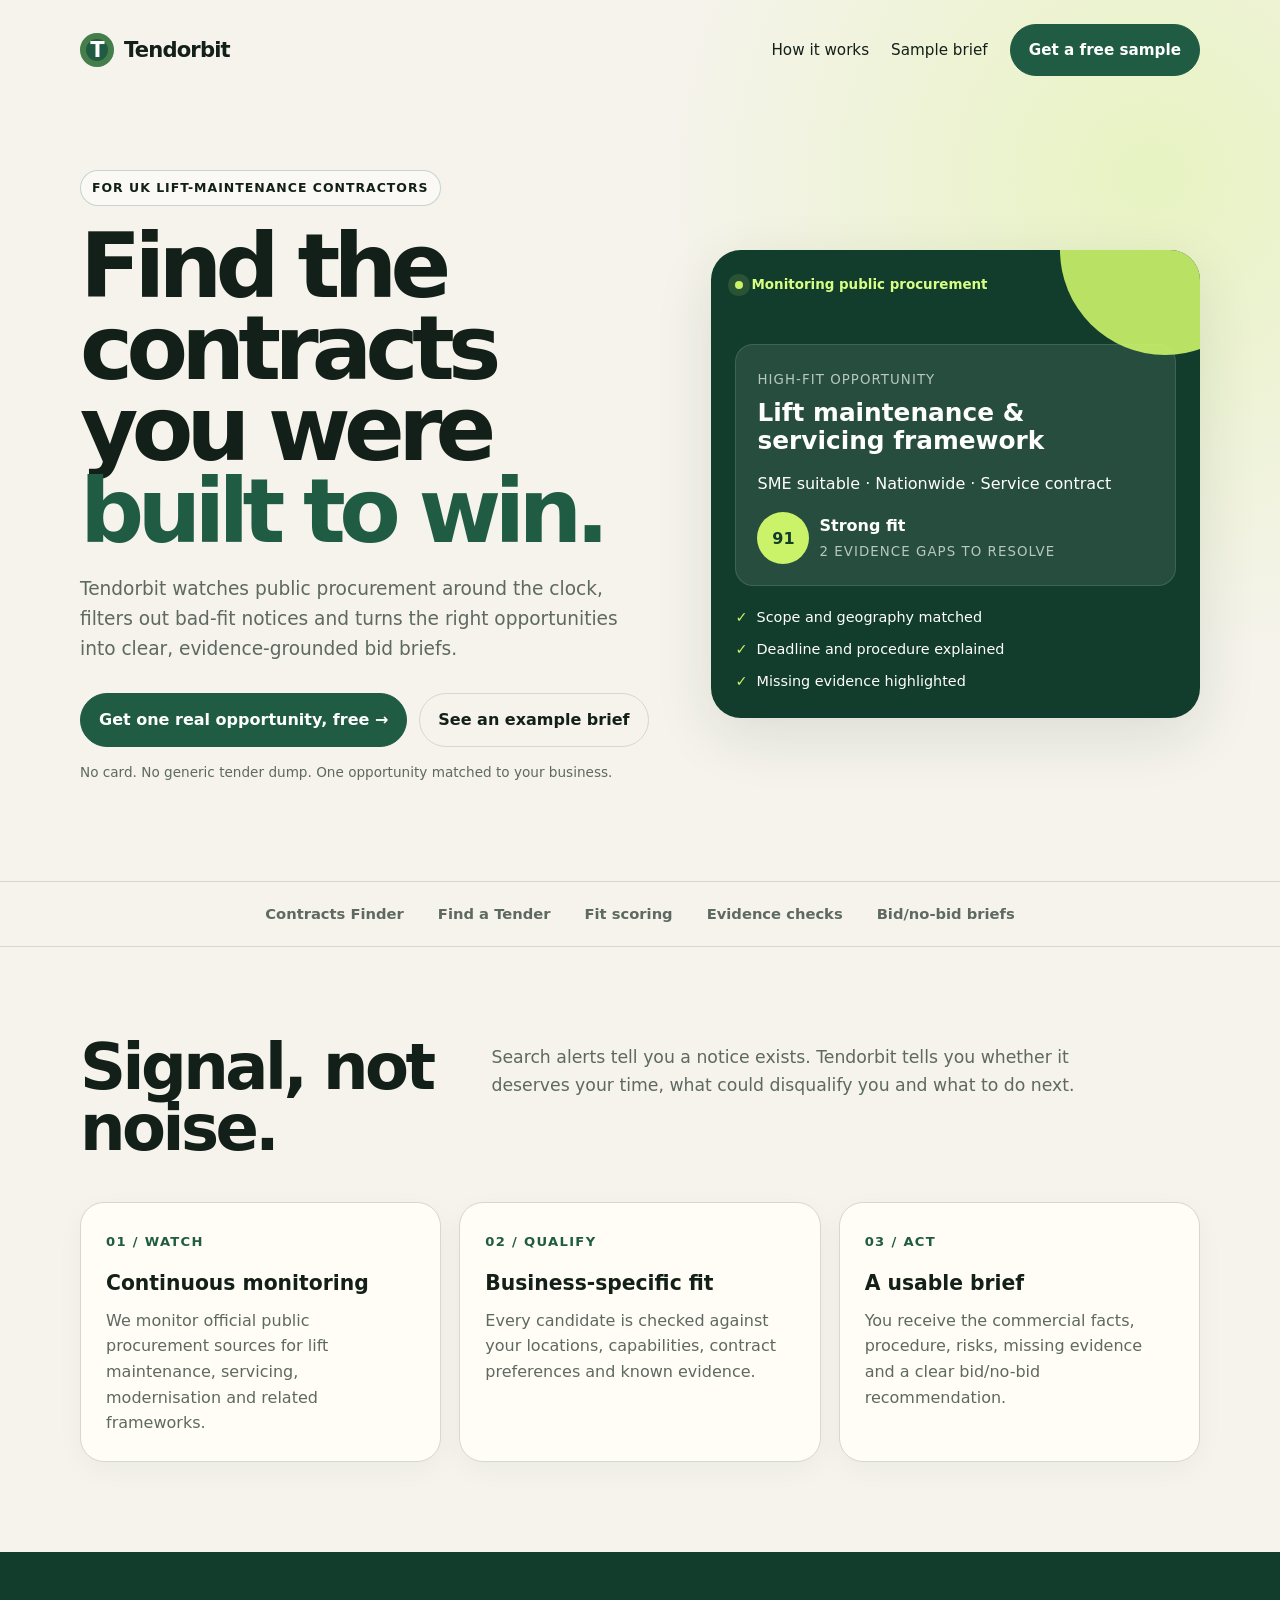
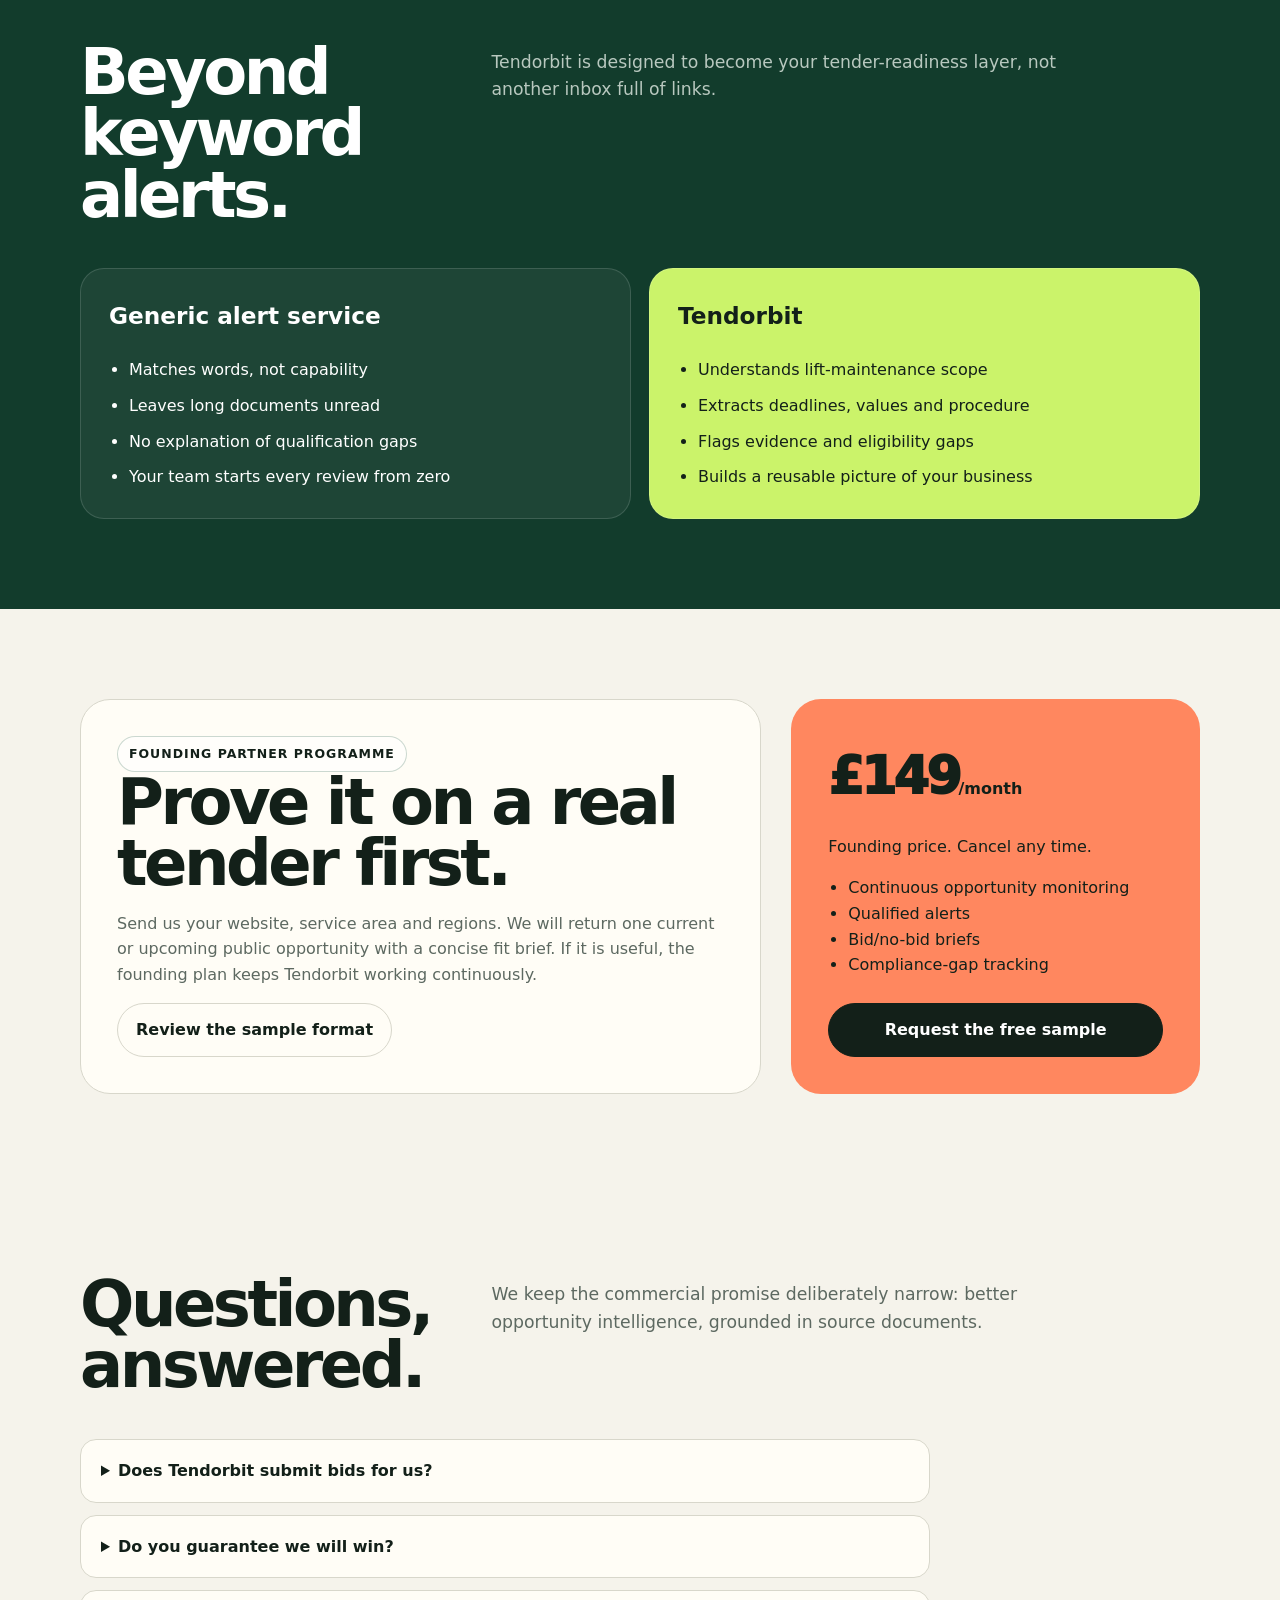
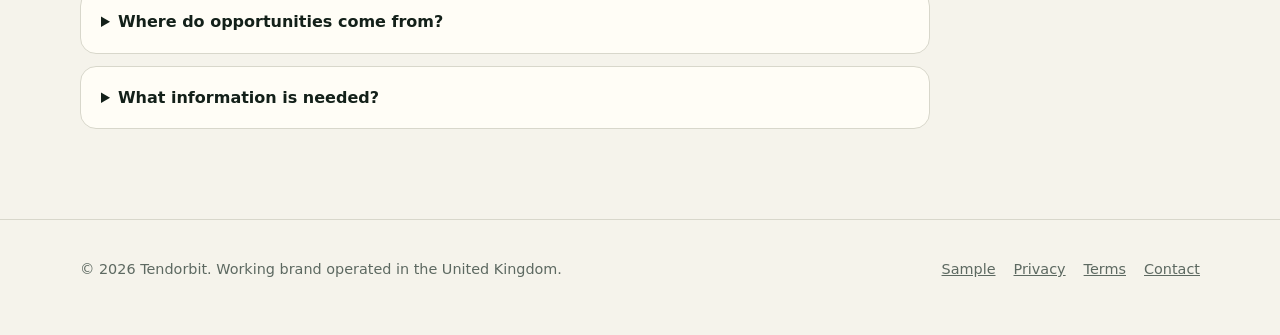
<file: index.html>
<!doctype html>
<html lang="en-GB">
<head>
  <meta charset="utf-8">
  <meta name="viewport" content="width=device-width, initial-scale=1">
  <title>Tendorbit &mdash; Qualified public tenders, ready to act on</title>
  <meta name="description" content="Tendorbit finds, qualifies and explains UK public tenders for specialist maintenance contractors. Start with a free tender-fit sample.">
  <link rel="stylesheet" href="styles.css">
</head>
<body>
  <header class="wrap">
    <nav aria-label="Primary navigation">
      <a class="brand" href="index.html"><span class="mark">T</span>Tendorbit</a>
      <div class="navlinks">
        <a href="#how">How it works</a>
        <a href="sample.html">Sample brief</a>
        <a class="button" href="mailto:guides4support12@gmail.com?subject=Tendorbit%20free%20tender-fit%20sample&body=Company%3A%0AWebsite%3A%0AService%20area%3A%0ARegions%20covered%3A">Get a free sample</a>
      </div>
    </nav>
  </header>

  <main>
    <div class="wrap hero">
      <div>
        <span class="eyebrow">For UK lift-maintenance contractors</span>
        <h1>Find the contracts you were <em>built to win.</em></h1>
        <p class="lede">Tendorbit watches public procurement around the clock, filters out bad-fit notices and turns the right opportunities into clear, evidence-grounded bid briefs.</p>
        <div class="actions">
          <a class="button" href="mailto:guides4support12@gmail.com?subject=Tendorbit%20free%20tender-fit%20sample&body=Company%3A%0AWebsite%3A%0AService%20area%3A%0ARegions%20covered%3A">Get one real opportunity, free &rarr;</a>
          <a class="button alt" href="sample.html">See an example brief</a>
        </div>
        <p class="micro">No card. No generic tender dump. One opportunity matched to your business.</p>
      </div>

      <aside class="signal-card" aria-label="Illustrative opportunity signal">
        <div class="live"><span class="dot"></span> Monitoring public procurement</div>
        <div class="opp">
          <small>High-fit opportunity</small>
          <h2>Lift maintenance &amp; servicing framework</h2>
          <p>SME suitable &middot; Nationwide &middot; Service contract</p>
          <div class="fit"><span class="score">91</span><div><strong>Strong fit</strong><br><small>2 evidence gaps to resolve</small></div></div>
        </div>
        <div class="checklist">
          <div class="check"><span class="tick">&#10003;</span> Scope and geography matched</div>
          <div class="check"><span class="tick">&#10003;</span> Deadline and procedure explained</div>
          <div class="check"><span class="tick">&#10003;</span> Missing evidence highlighted</div>
        </div>
      </aside>
    </div>

    <div class="strip">
      <div class="wrap strip-inner">
        <span>Contracts Finder</span><span>Find a Tender</span><span>Fit scoring</span><span>Evidence checks</span><span>Bid/no-bid briefs</span>
      </div>
    </div>

    <section id="how" class="wrap">
      <div class="section-head">
        <h2>Signal, not noise.</h2>
        <p>Search alerts tell you a notice exists. Tendorbit tells you whether it deserves your time, what could disqualify you and what to do next.</p>
      </div>
      <div class="grid-3">
        <article class="card"><span class="num">01 / WATCH</span><h3>Continuous monitoring</h3><p>We monitor official public procurement sources for lift maintenance, servicing, modernisation and related frameworks.</p></article>
        <article class="card"><span class="num">02 / QUALIFY</span><h3>Business-specific fit</h3><p>Every candidate is checked against your locations, capabilities, contract preferences and known evidence.</p></article>
        <article class="card"><span class="num">03 / ACT</span><h3>A usable brief</h3><p>You receive the commercial facts, procedure, risks, missing evidence and a clear bid/no-bid recommendation.</p></article>
      </div>
    </section>

    <section class="dark">
      <div class="wrap">
        <div class="section-head">
          <h2>Beyond keyword alerts.</h2>
          <p>Tendorbit is designed to become your tender-readiness layer, not another inbox full of links.</p>
        </div>
        <div class="compare">
          <div class="compare-card"><h3>Generic alert service</h3><ul><li>Matches words, not capability</li><li>Leaves long documents unread</li><li>No explanation of qualification gaps</li><li>Your team starts every review from zero</li></ul></div>
          <div class="compare-card featured"><h3>Tendorbit</h3><ul><li>Understands lift-maintenance scope</li><li>Extracts deadlines, values and procedure</li><li>Flags evidence and eligibility gaps</li><li>Builds a reusable picture of your business</li></ul></div>
        </div>
      </div>
    </section>

    <section class="wrap">
      <div class="offer">
        <div class="offer-copy">
          <span class="eyebrow">Founding partner programme</span>
          <h2>Prove it on a real tender first.</h2>
          <p>Send us your website, service area and regions. We will return one current or upcoming public opportunity with a concise fit brief. If it is useful, the founding plan keeps Tendorbit working continuously.</p>
          <a class="button alt" href="sample.html">Review the sample format</a>
        </div>
        <div class="price">
          <div><div class="amount">&pound;149<span>/month</span></div><p>Founding price. Cancel any time.</p><ul><li>Continuous opportunity monitoring</li><li>Qualified alerts</li><li>Bid/no-bid briefs</li><li>Compliance-gap tracking</li></ul></div>
          <a class="button" href="mailto:guides4support12@gmail.com?subject=Tendorbit%20free%20tender-fit%20sample&body=Company%3A%0AWebsite%3A%0AService%20area%3A%0ARegions%20covered%3A">Request the free sample</a>
        </div>
      </div>
    </section>

    <section class="wrap">
      <div class="section-head"><h2>Questions, answered.</h2><p>We keep the commercial promise deliberately narrow: better opportunity intelligence, grounded in source documents.</p></div>
      <div class="faq">
        <details><summary>Does Tendorbit submit bids for us?</summary><p>No. Tendorbit prepares intelligence and draft support. Your business verifies every fact and controls every submission.</p></details>
        <details><summary>Do you guarantee we will win?</summary><p>No. Procurement outcomes depend on your capabilities, evidence, pricing and the buyer's evaluation. We help you spend attention on better-fit opportunities.</p></details>
        <details><summary>Where do opportunities come from?</summary><p>We begin with official UK public procurement sources including Contracts Finder and Find a Tender, then link every brief back to its source.</p></details>
        <details><summary>What information is needed?</summary><p>Your public website, services, coverage, preferred contract size and a checklist of relevant certificates or policies. Do not email confidential bid material for the free sample.</p></details>
      </div>
    </section>
  </main>

  <footer>
    <div class="wrap footer-inner"><span>&copy; 2026 Tendorbit. Working brand operated in the United Kingdom.</span><div class="footer-links"><a href="sample.html">Sample</a><a href="privacy.html">Privacy</a><a href="terms.html">Terms</a><a href="mailto:guides4support12@gmail.com?subject=Tendorbit%20question">Contact</a></div></div>
  </footer>
</body>
</html>
</file>
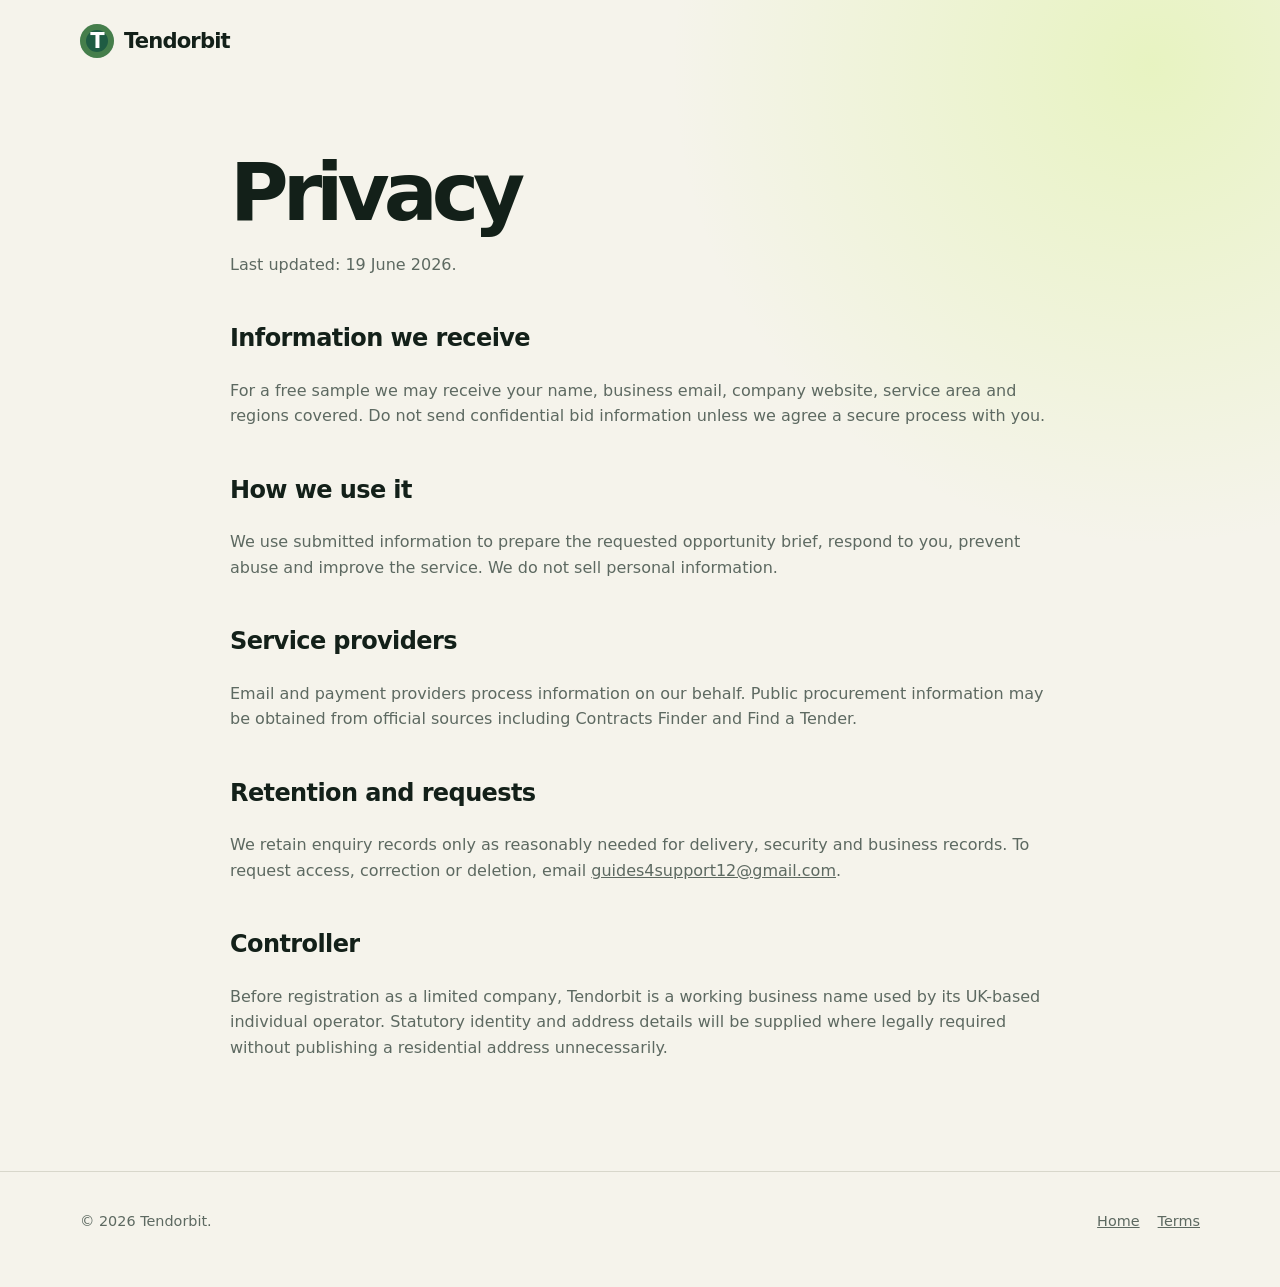
<file: privacy.html>
<!doctype html>
<html lang="en-GB"><head><meta charset="utf-8"><meta name="viewport" content="width=device-width, initial-scale=1"><title>Privacy &mdash; Tendorbit</title><link rel="stylesheet" href="styles.css"></head>
<body><header class="wrap"><nav><a class="brand" href="index.html"><span class="mark">T</span>Tendorbit</a></nav></header><main class="wrap page"><h1>Privacy</h1><p>Last updated: 19 June 2026.</p><h2>Information we receive</h2><p>For a free sample we may receive your name, business email, company website, service area and regions covered. Do not send confidential bid information unless we agree a secure process with you.</p><h2>How we use it</h2><p>We use submitted information to prepare the requested opportunity brief, respond to you, prevent abuse and improve the service. We do not sell personal information.</p><h2>Service providers</h2><p>Email and payment providers process information on our behalf. Public procurement information may be obtained from official sources including Contracts Finder and Find a Tender.</p><h2>Retention and requests</h2><p>We retain enquiry records only as reasonably needed for delivery, security and business records. To request access, correction or deletion, email <a href="mailto:guides4support12@gmail.com?subject=Tendorbit%20privacy%20request">guides4support12@gmail.com</a>.</p><h2>Controller</h2><p>Before registration as a limited company, Tendorbit is a working business name used by its UK-based individual operator. Statutory identity and address details will be supplied where legally required without publishing a residential address unnecessarily.</p></main><footer><div class="wrap footer-inner"><span>&copy; 2026 Tendorbit.</span><div class="footer-links"><a href="index.html">Home</a><a href="terms.html">Terms</a></div></div></footer></body></html>
</file>
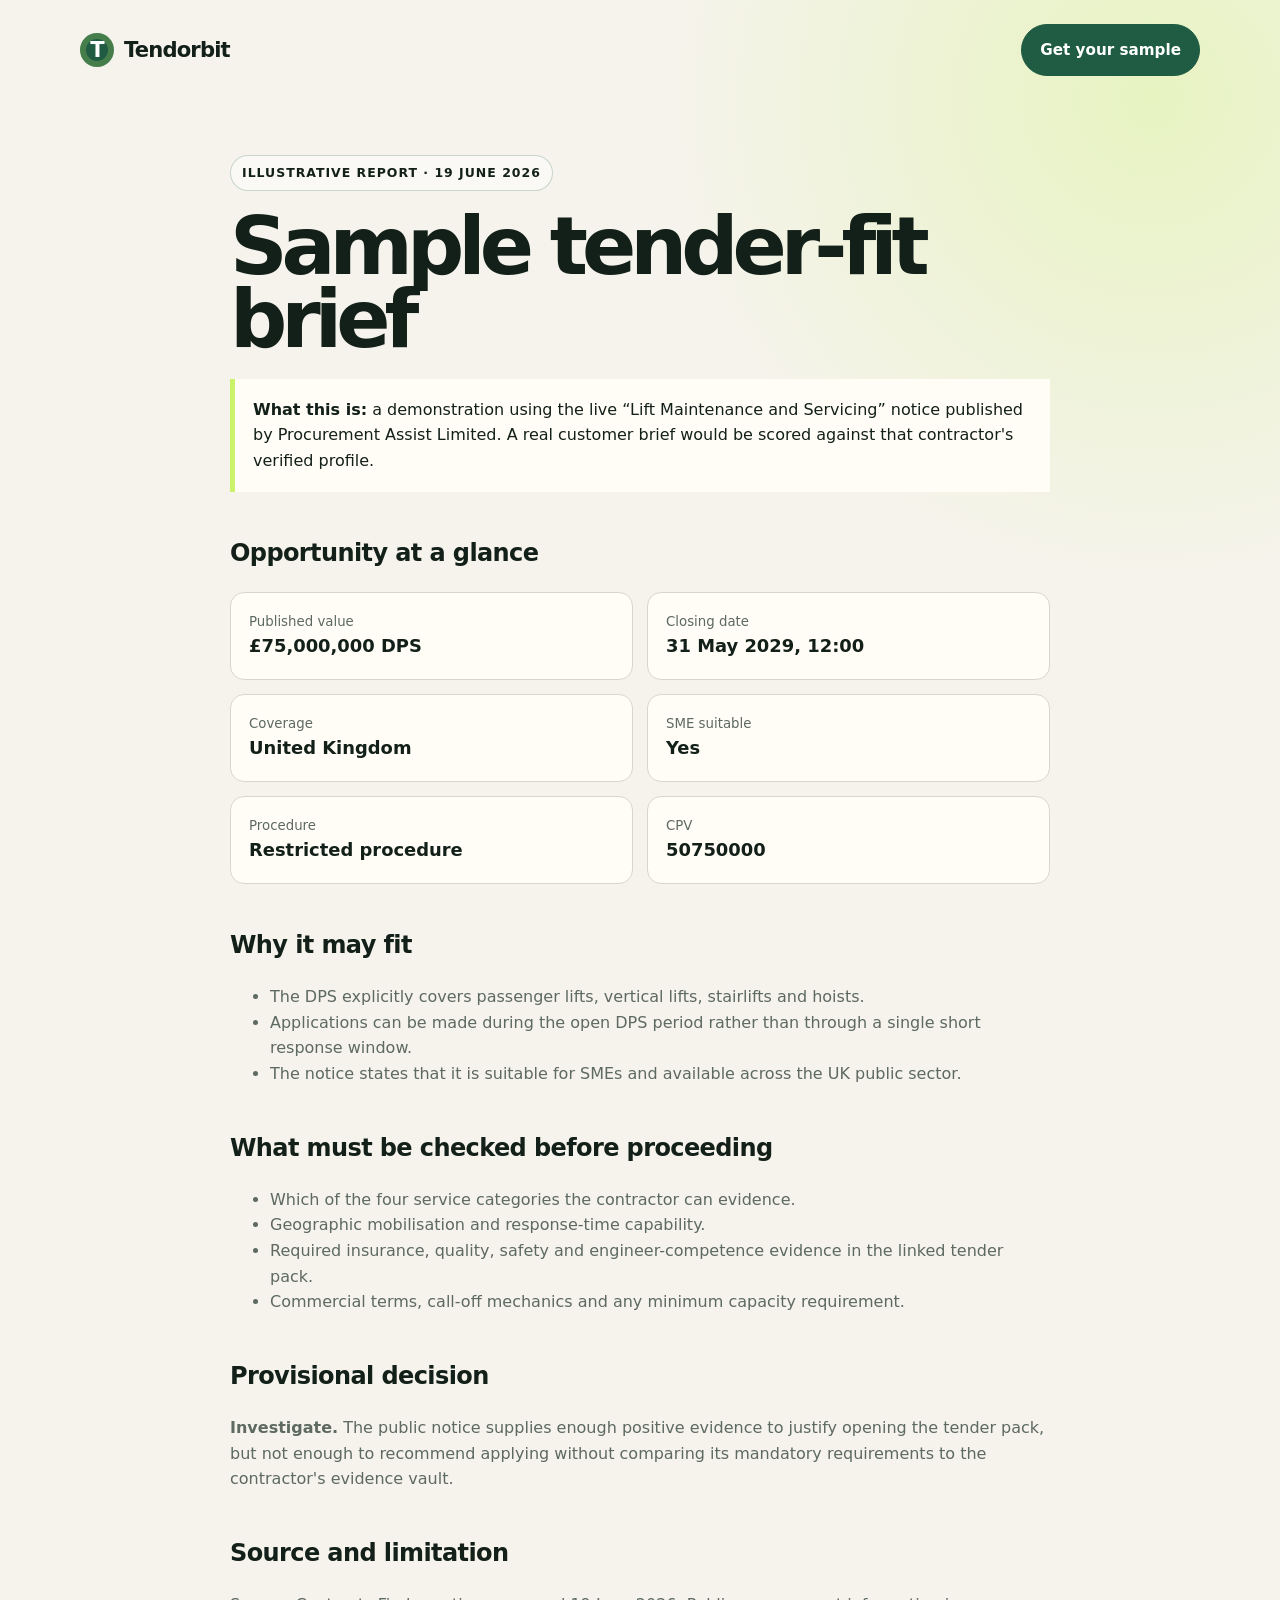
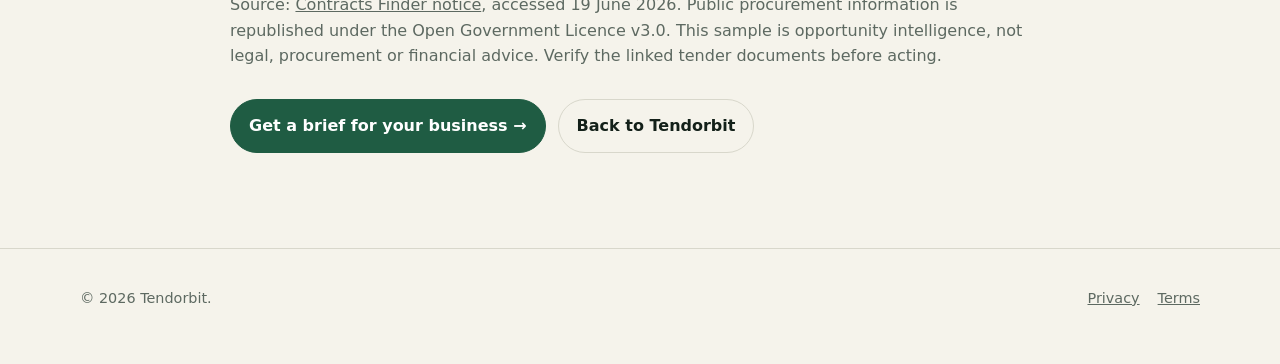
<file: sample.html>
<!doctype html>
<html lang="en-GB">
<head>
  <meta charset="utf-8"><meta name="viewport" content="width=device-width, initial-scale=1">
  <title>Sample tender-fit brief &mdash; Tendorbit</title>
  <meta name="description" content="An illustrative Tendorbit fit brief based on a real Contracts Finder notice.">
  <link rel="stylesheet" href="styles.css">
</head>
<body>
  <header class="wrap"><nav><a class="brand" href="index.html"><span class="mark">T</span>Tendorbit</a><div class="navlinks"><a class="button" href="mailto:guides4support12@gmail.com?subject=Tendorbit%20free%20tender-fit%20sample">Get your sample</a></div></nav></header>
  <main class="wrap page">
    <span class="eyebrow">Illustrative report &middot; 19 June 2026</span>
    <h1>Sample tender-fit brief</h1>
    <div class="notice"><strong>What this is:</strong> a demonstration using the live &ldquo;Lift Maintenance and Servicing&rdquo; notice published by Procurement Assist Limited. A real customer brief would be scored against that contractor's verified profile.</div>

    <h2>Opportunity at a glance</h2>
    <div class="report-grid">
      <div class="metric"><small>Published value</small><strong>&pound;75,000,000 DPS</strong></div>
      <div class="metric"><small>Closing date</small><strong>31 May 2029, 12:00</strong></div>
      <div class="metric"><small>Coverage</small><strong>United Kingdom</strong></div>
      <div class="metric"><small>SME suitable</small><strong>Yes</strong></div>
      <div class="metric"><small>Procedure</small><strong>Restricted procedure</strong></div>
      <div class="metric"><small>CPV</small><strong>50750000</strong></div>
    </div>

    <h2>Why it may fit</h2>
    <ul><li>The DPS explicitly covers passenger lifts, vertical lifts, stairlifts and hoists.</li><li>Applications can be made during the open DPS period rather than through a single short response window.</li><li>The notice states that it is suitable for SMEs and available across the UK public sector.</li></ul>

    <h2>What must be checked before proceeding</h2>
    <ul><li>Which of the four service categories the contractor can evidence.</li><li>Geographic mobilisation and response-time capability.</li><li>Required insurance, quality, safety and engineer-competence evidence in the linked tender pack.</li><li>Commercial terms, call-off mechanics and any minimum capacity requirement.</li></ul>

    <h2>Provisional decision</h2>
    <p><strong>Investigate.</strong> The public notice supplies enough positive evidence to justify opening the tender pack, but not enough to recommend applying without comparing its mandatory requirements to the contractor's evidence vault.</p>

    <h2>Source and limitation</h2>
    <p>Source: <a href="https://www.contractsfinder.service.gov.uk/notice/43e6be48-00b9-4c6c-b7ae-ffad2f0b099b">Contracts Finder notice</a>, accessed 19 June 2026. Public procurement information is republished under the Open Government Licence v3.0. This sample is opportunity intelligence, not legal, procurement or financial advice. Verify the linked tender documents before acting.</p>
    <div class="actions"><a class="button" href="mailto:guides4support12@gmail.com?subject=Tendorbit%20free%20tender-fit%20sample&body=Company%3A%0AWebsite%3A%0AService%20area%3A%0ARegions%20covered%3A">Get a brief for your business &rarr;</a><a class="button alt" href="index.html">Back to Tendorbit</a></div>
  </main>
  <footer><div class="wrap footer-inner"><span>&copy; 2026 Tendorbit.</span><div class="footer-links"><a href="privacy.html">Privacy</a><a href="terms.html">Terms</a></div></div></footer>
</body>
</html>
</file>
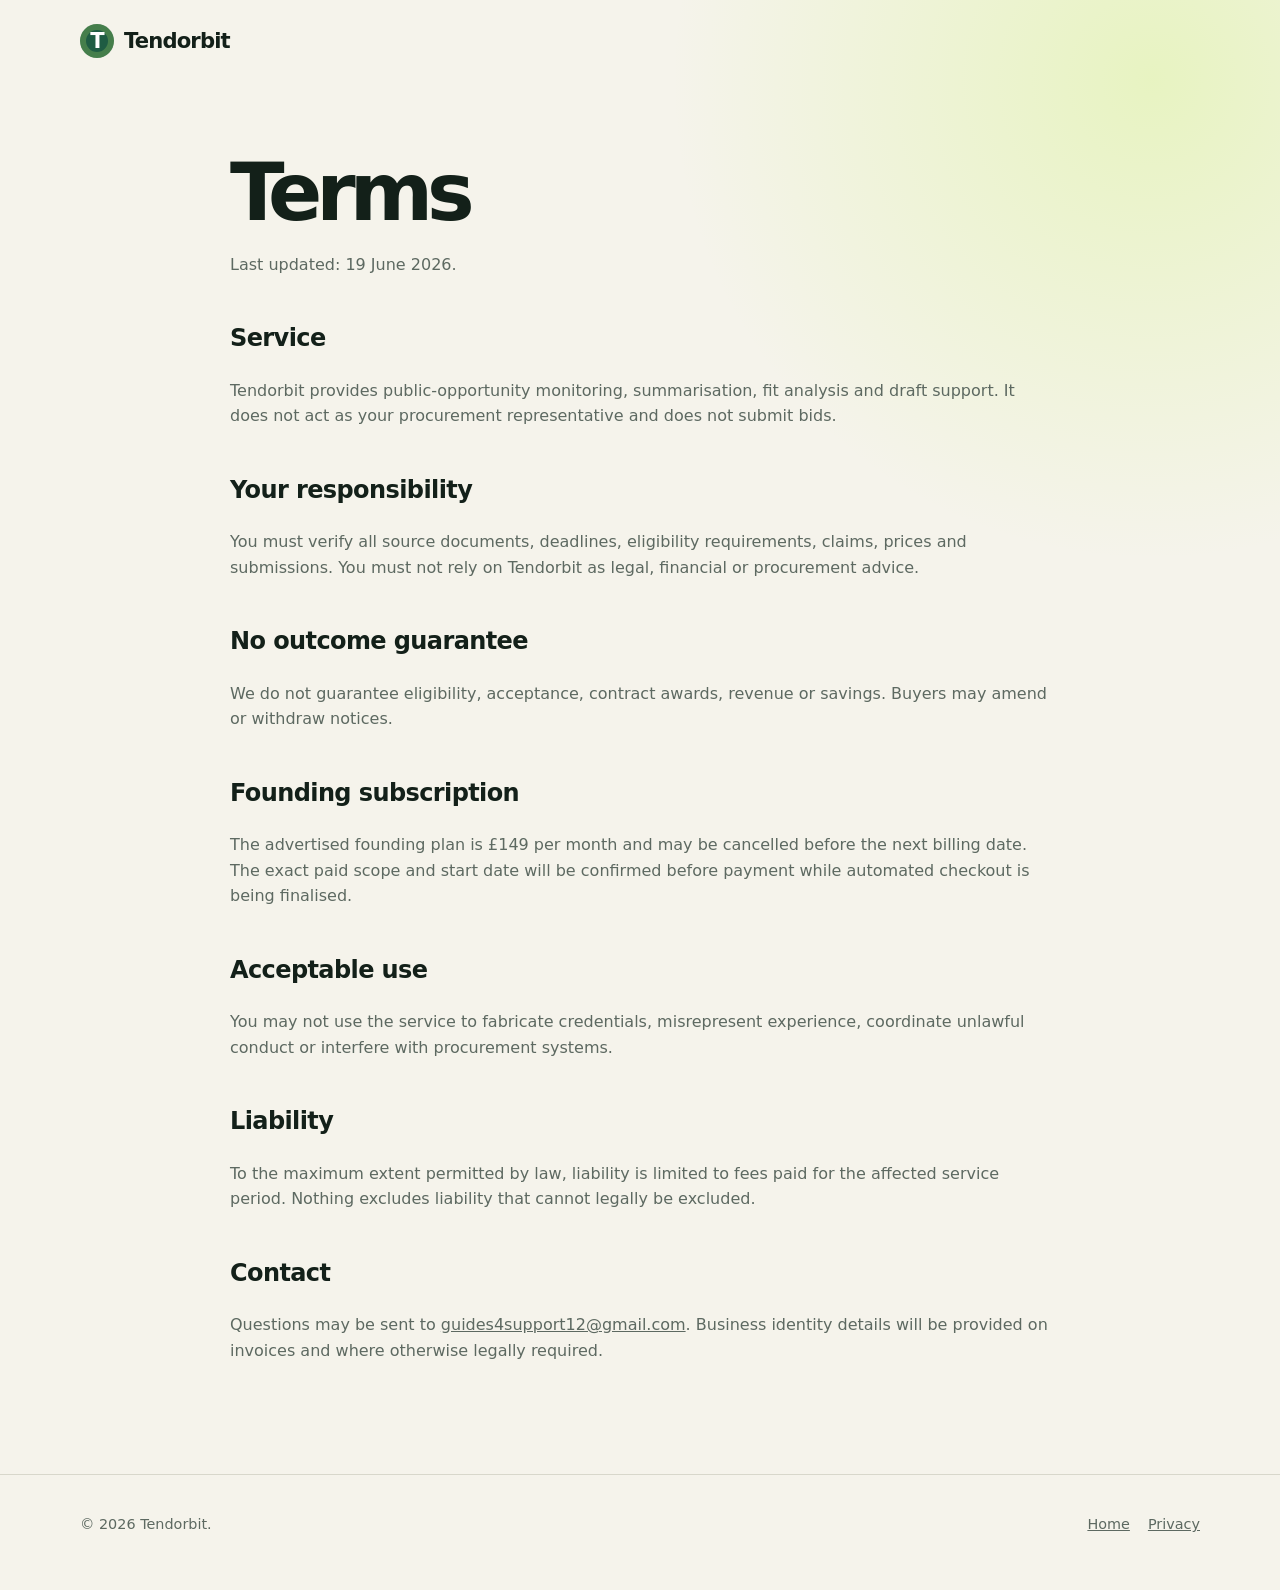
<file: terms.html>
<!doctype html>
<html lang="en-GB"><head><meta charset="utf-8"><meta name="viewport" content="width=device-width, initial-scale=1"><title>Terms &mdash; Tendorbit</title><link rel="stylesheet" href="styles.css"></head>
<body><header class="wrap"><nav><a class="brand" href="index.html"><span class="mark">T</span>Tendorbit</a></nav></header><main class="wrap page"><h1>Terms</h1><p>Last updated: 19 June 2026.</p><h2>Service</h2><p>Tendorbit provides public-opportunity monitoring, summarisation, fit analysis and draft support. It does not act as your procurement representative and does not submit bids.</p><h2>Your responsibility</h2><p>You must verify all source documents, deadlines, eligibility requirements, claims, prices and submissions. You must not rely on Tendorbit as legal, financial or procurement advice.</p><h2>No outcome guarantee</h2><p>We do not guarantee eligibility, acceptance, contract awards, revenue or savings. Buyers may amend or withdraw notices.</p><h2>Founding subscription</h2><p>The advertised founding plan is &pound;149 per month and may be cancelled before the next billing date. The exact paid scope and start date will be confirmed before payment while automated checkout is being finalised.</p><h2>Acceptable use</h2><p>You may not use the service to fabricate credentials, misrepresent experience, coordinate unlawful conduct or interfere with procurement systems.</p><h2>Liability</h2><p>To the maximum extent permitted by law, liability is limited to fees paid for the affected service period. Nothing excludes liability that cannot legally be excluded.</p><h2>Contact</h2><p>Questions may be sent to <a href="mailto:guides4support12@gmail.com?subject=Tendorbit%20terms">guides4support12@gmail.com</a>. Business identity details will be provided on invoices and where otherwise legally required.</p></main><footer><div class="wrap footer-inner"><span>&copy; 2026 Tendorbit.</span><div class="footer-links"><a href="index.html">Home</a><a href="privacy.html">Privacy</a></div></div></footer></body></html>
</file>
<file: styles.css>
:root {
  --ink: #132019;
  --muted: #5d6961;
  --paper: #f5f3eb;
  --card: #fffdf6;
  --line: #d8d7cb;
  --green: #1f5c43;
  --green-dark: #123c2c;
  --lime: #cbf36a;
  --orange: #ff875f;
  --shadow: 0 18px 60px rgba(24, 46, 34, 0.11);
  --radius: 24px;
}

* { box-sizing: border-box; }
html { scroll-behavior: smooth; }
body {
  margin: 0;
  color: var(--ink);
  background:
    radial-gradient(circle at 90% 5%, rgba(203, 243, 106, .32), transparent 30rem),
    var(--paper);
  font-family: Inter, ui-sans-serif, system-ui, -apple-system, BlinkMacSystemFont, "Segoe UI", sans-serif;
  line-height: 1.6;
}
a { color: inherit; }
.wrap { width: min(1120px, calc(100% - 40px)); margin: 0 auto; }

header { padding: 24px 0; }
nav { display: flex; align-items: center; justify-content: space-between; gap: 24px; }
.brand { display: inline-flex; align-items: center; gap: 10px; text-decoration: none; font-weight: 850; letter-spacing: -.04em; font-size: 1.32rem; }
.mark { width: 34px; height: 34px; display: grid; place-items: center; border-radius: 50%; color: white; background: var(--green); box-shadow: inset 0 0 0 6px rgba(203,243,106,.22); }
.navlinks { display: flex; align-items: center; gap: 22px; font-size: .95rem; }
.navlinks a { text-decoration: none; }

.button { display: inline-flex; justify-content: center; align-items: center; gap: 8px; padding: 13px 18px; border-radius: 999px; text-decoration: none; font-weight: 760; background: var(--green); color: white; border: 1px solid var(--green); transition: transform .15s ease, box-shadow .15s ease; }
.button:hover { transform: translateY(-2px); box-shadow: 0 9px 22px rgba(31,92,67,.2); }
.button.alt { background: transparent; color: var(--ink); border-color: var(--line); }

.hero { padding: 70px 0 84px; display: grid; grid-template-columns: 1.08fr .92fr; gap: 58px; align-items: center; }
.eyebrow { display: inline-flex; padding: 7px 11px; border: 1px solid rgba(31,92,67,.23); border-radius: 999px; background: rgba(255,255,255,.52); font-size: .78rem; font-weight: 800; letter-spacing: .08em; text-transform: uppercase; }
h1 { margin: 20px 0 22px; font-size: clamp(3.25rem, 7vw, 6.7rem); line-height: .91; letter-spacing: -.075em; max-width: 800px; }
h1 em { color: var(--green); font-style: normal; }
.lede { max-width: 660px; color: var(--muted); font-size: 1.16rem; }
.actions { display: flex; flex-wrap: wrap; gap: 12px; margin-top: 30px; }
.micro { margin-top: 15px; color: var(--muted); font-size: .85rem; }

.signal-card { position: relative; padding: 24px; background: var(--green-dark); color: white; border-radius: 30px; box-shadow: var(--shadow); overflow: hidden; }
.signal-card::after { content: ""; position: absolute; width: 210px; height: 210px; border-radius: 50%; top: -105px; right: -70px; background: var(--lime); opacity: .9; }
.live { display: flex; align-items: center; gap: 8px; font-weight: 750; font-size: .84rem; color: #d7ff83; }
.dot { width: 8px; height: 8px; background: var(--lime); border-radius: 50%; box-shadow: 0 0 0 7px rgba(203,243,106,.12); }
.opp { margin-top: 48px; padding: 21px; background: rgba(255,255,255,.09); border: 1px solid rgba(255,255,255,.12); border-radius: 18px; }
.opp small { color: #b8c8bf; text-transform: uppercase; letter-spacing: .08em; }
.opp h2 { margin: 8px 0 6px; line-height: 1.12; font-size: 1.55rem; }
.fit { display: flex; align-items: center; gap: 10px; margin-top: 16px; }
.score { display: grid; place-items: center; width: 52px; height: 52px; border-radius: 50%; background: var(--lime); color: var(--green-dark); font-weight: 900; }
.checklist { display: grid; gap: 9px; margin-top: 20px; font-size: .9rem; }
.check { display: flex; gap: 9px; align-items: center; }
.tick { color: var(--lime); }

.strip { padding: 20px 0; border-top: 1px solid var(--line); border-bottom: 1px solid var(--line); }
.strip-inner { display: flex; flex-wrap: wrap; justify-content: center; gap: 14px 34px; color: var(--muted); font-size: .92rem; font-weight: 650; }

section { padding: 90px 0; }
.section-head { display: grid; grid-template-columns: .7fr 1.3fr; gap: 30px; margin-bottom: 42px; }
.section-head h2 { margin: 0; font-size: clamp(2.2rem, 5vw, 4.3rem); line-height: .96; letter-spacing: -.055em; }
.section-head p { margin: 7px 0 0; color: var(--muted); font-size: 1.08rem; max-width: 620px; }
.grid-3 { display: grid; grid-template-columns: repeat(3, 1fr); gap: 18px; }
.card { padding: 25px; background: var(--card); border: 1px solid var(--line); border-radius: var(--radius); box-shadow: 0 8px 28px rgba(24,46,34,.04); }
.num { color: var(--green); font-weight: 900; font-size: .82rem; letter-spacing: .1em; }
.card h3 { margin: 14px 0 8px; font-size: 1.27rem; }
.card p { color: var(--muted); margin: 0; }

.dark { background: var(--green-dark); color: white; }
.dark .section-head p { color: #b8c8bf; }
.compare { display: grid; grid-template-columns: 1fr 1fr; gap: 18px; }
.compare-card { border: 1px solid rgba(255,255,255,.14); border-radius: var(--radius); padding: 28px; background: rgba(255,255,255,.05); }
.compare-card.featured { color: var(--ink); background: var(--lime); }
.compare-card h3 { margin-top: 0; font-size: 1.45rem; }
.compare-card ul { padding-left: 20px; margin-bottom: 0; }
.compare-card li + li { margin-top: 10px; }

.offer { display: grid; grid-template-columns: 1.25fr .75fr; gap: 30px; align-items: stretch; }
.offer-copy, .price { padding: 36px; border-radius: 30px; border: 1px solid var(--line); background: var(--card); }
.offer-copy h2 { margin: 0 0 12px; font-size: clamp(2.3rem, 5vw, 4.5rem); line-height: .96; letter-spacing: -.055em; }
.offer-copy p { color: var(--muted); }
.price { background: var(--orange); border-color: transparent; display: flex; flex-direction: column; justify-content: space-between; }
.amount { font-size: 3.2rem; font-weight: 920; letter-spacing: -.06em; }
.amount span { font-size: 1rem; letter-spacing: normal; font-weight: 650; }
.price ul { padding-left: 20px; }
.price .button { background: var(--ink); border-color: var(--ink); }

.faq { display: grid; gap: 12px; max-width: 850px; }
details { padding: 18px 20px; border: 1px solid var(--line); border-radius: 16px; background: var(--card); }
summary { cursor: pointer; font-weight: 760; }
details p { color: var(--muted); margin-bottom: 0; }

footer { padding: 38px 0 54px; border-top: 1px solid var(--line); color: var(--muted); font-size: .9rem; }
.footer-inner { display: flex; justify-content: space-between; gap: 28px; flex-wrap: wrap; }
.footer-links { display: flex; gap: 18px; flex-wrap: wrap; }

.page { max-width: 820px; padding: 55px 0 95px; }
.page h1 { font-size: clamp(2.8rem, 7vw, 5rem); }
.page h2 { margin-top: 42px; letter-spacing: -.025em; }
.page p, .page li { color: var(--muted); }
.notice { padding: 18px; border-left: 5px solid var(--lime); background: var(--card); }
.report-grid { display: grid; grid-template-columns: repeat(2,1fr); gap: 14px; }
.metric { padding: 18px; border: 1px solid var(--line); border-radius: 14px; background: var(--card); }
.metric small { color: var(--muted); display: block; }
.metric strong { font-size: 1.12rem; }

@media (max-width: 820px) {
  .navlinks a:not(.button) { display: none; }
  .hero, .section-head, .offer { grid-template-columns: 1fr; }
  .hero { padding-top: 35px; }
  .grid-3, .compare { grid-template-columns: 1fr; }
  .section-head { gap: 12px; }
}

@media (max-width: 520px) {
  .wrap { width: min(100% - 26px, 1120px); }
  h1 { font-size: 3.25rem; }
  .signal-card, .offer-copy, .price { padding: 24px; }
  .report-grid { grid-template-columns: 1fr; }
}
</file>
